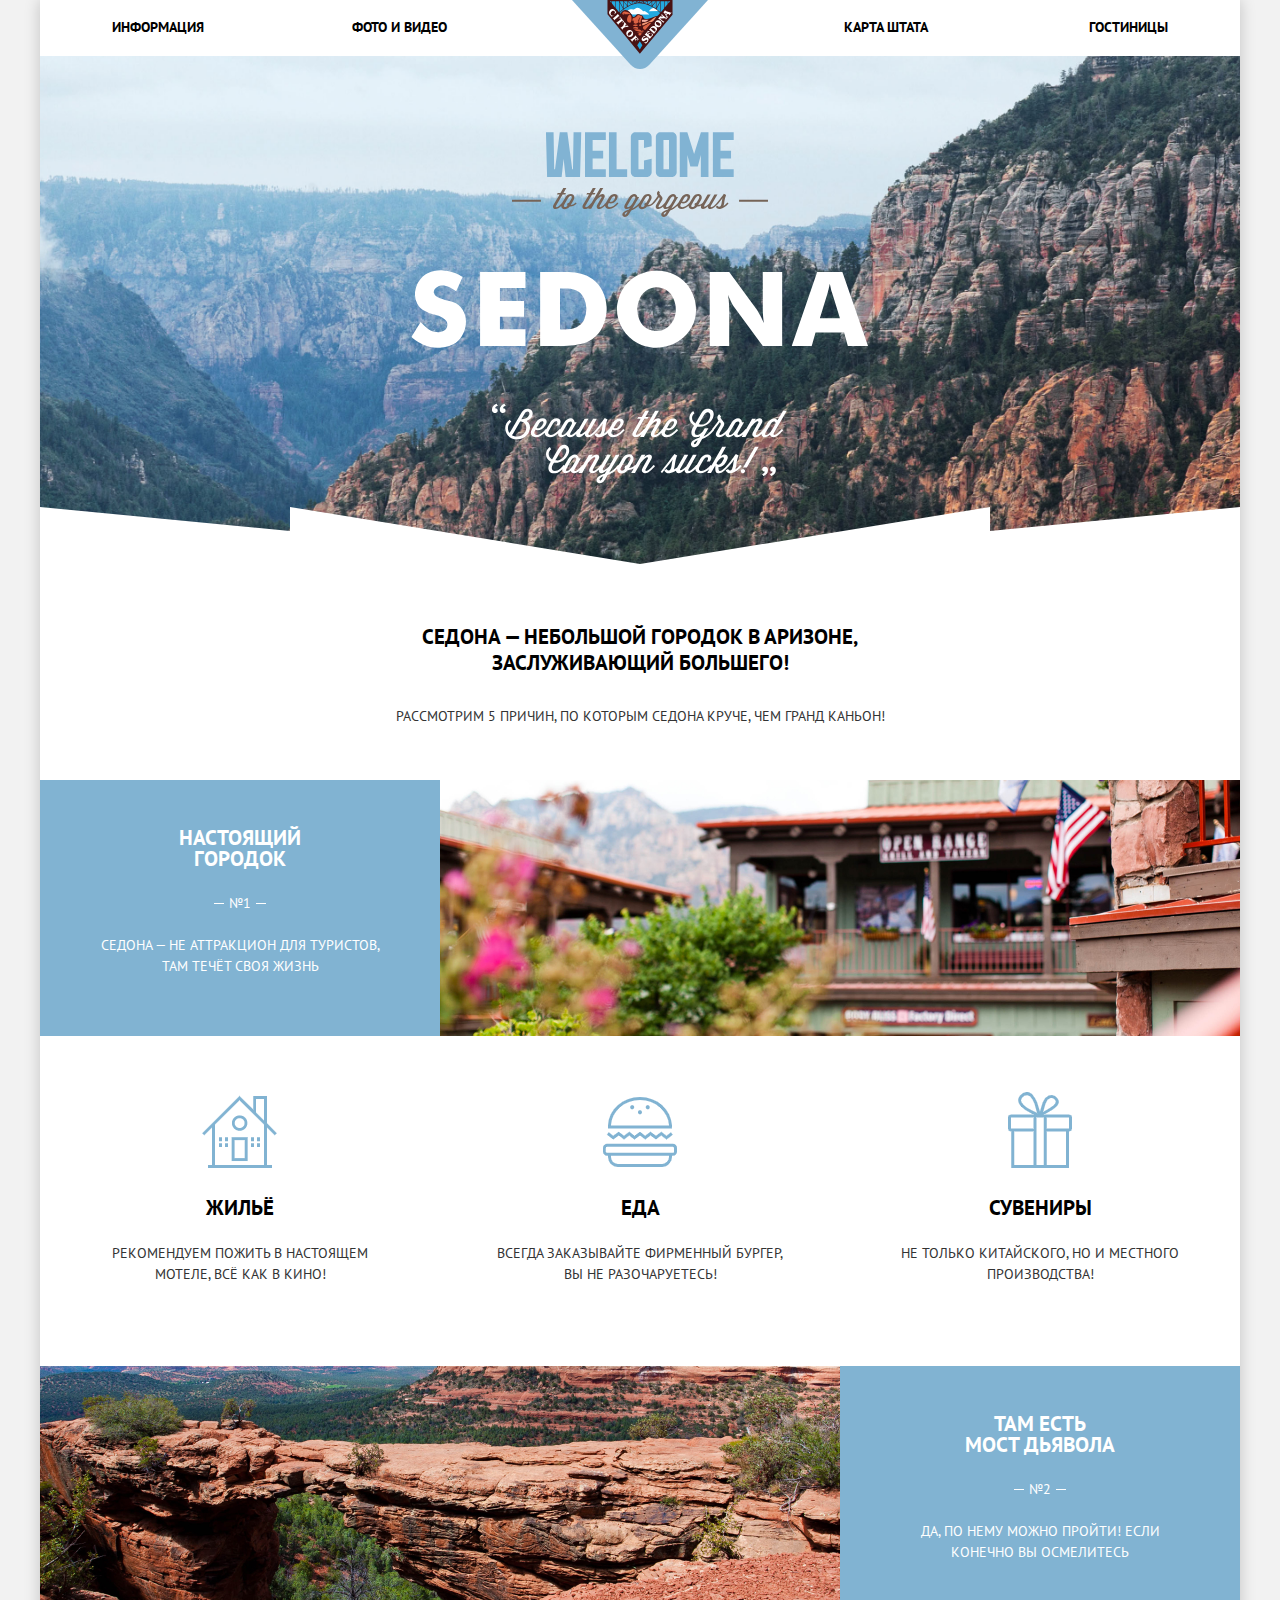
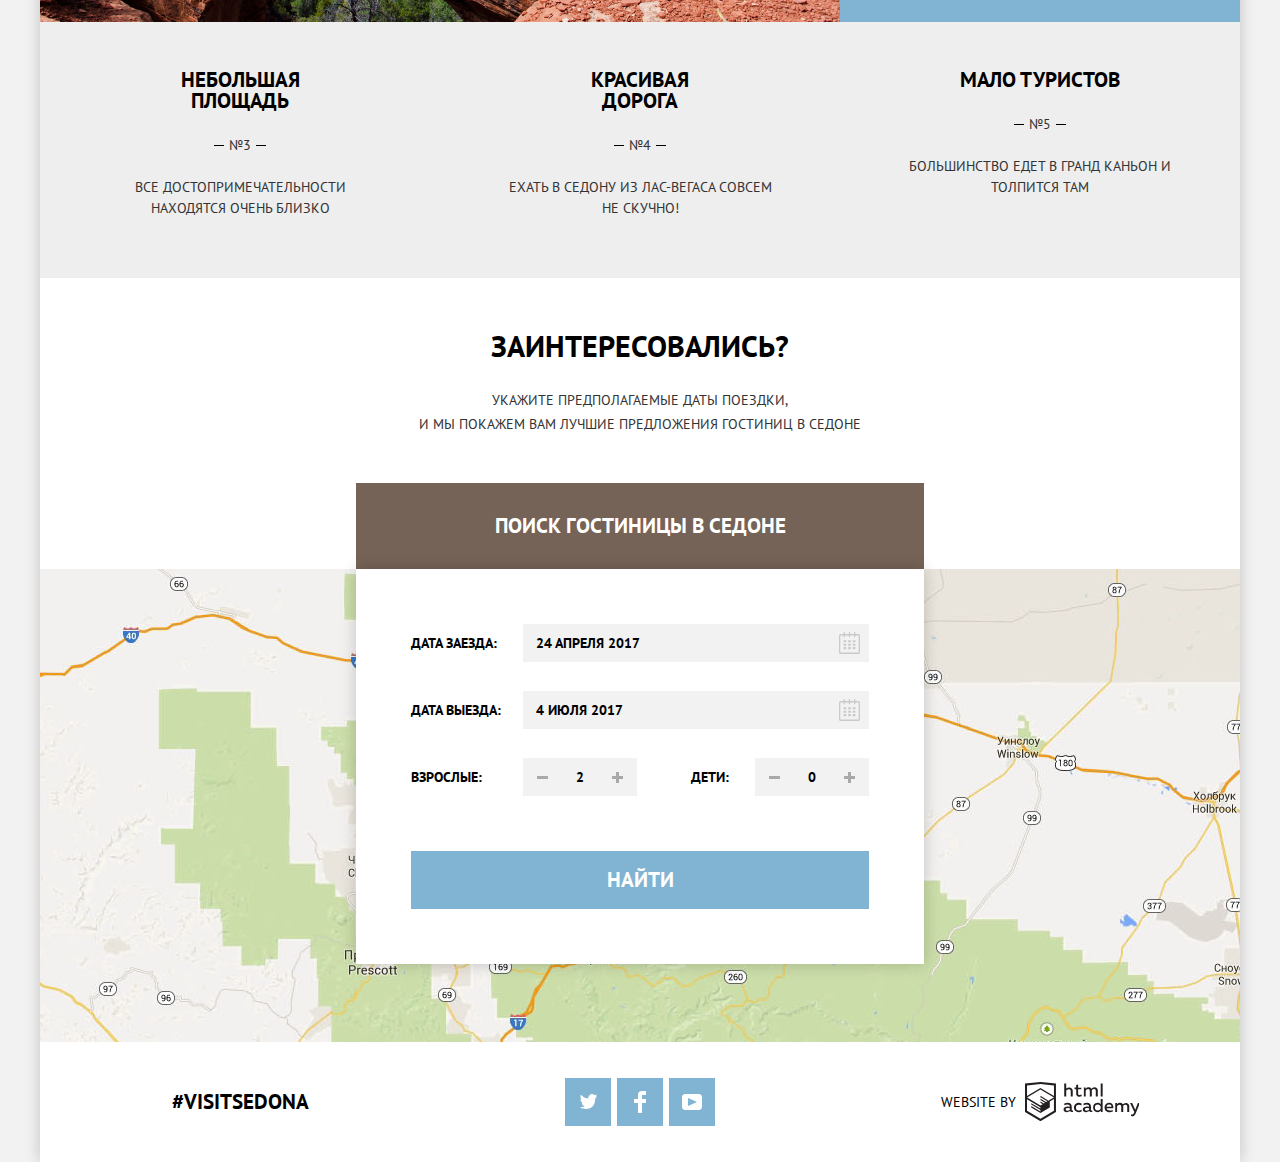
<file: index.html>
<!DOCTYPE html>
<html lang="ru">
<head>
  <meta charset="utf-8">
  <title>Седона</title>
  <link href="https://fonts.googleapis.com/css2?family=PT+Sans:wght@400;700&display=swap" rel="stylesheet">
  <link href="css/normalize.css" rel="stylesheet">
  <link href="css/style.css" rel="stylesheet">
</head>
<body>
<div class="container">

  <h1 class="visually-hidden">Город Седона, штат Аризона</h1>

  <header>
    <nav class="main-navigation">
      <a class="main-header-logo" href="index.html">
        <img src="img/logo.svg" width="136" height="56" alt="Логотип сайта города Седона">
      </a>
      <ul class="site-navigation">
        <li><a href="info.html">Информация</a></li>
        <li><a href="photo-video.html">Фото и видео</a></li>
        <li><a href="map.html">Карта штата</a></li>
        <li><a href="hotels.html">Гостиницы</a></li>
      </ul>
    </nav>
  </header>

  <main>

    <section class="banner">
      <h2 class="visually-hidden">Добро пожаловать на сайт, посвященный городу Седона</h2>
      <img src="img/intro-welcome.svg" width="458" height="352" alt="Приветствие">
    </section>

    <section class="intro">
      <h2>Седона — небольшой городок в Аризоне, заслуживающий большего!</h2>
      <p>Рассмотрим 5 причин, по которым Седона круче, чем Гранд Каньон!</p>
    </section>

    <section class="features">
      <h2 class="visually-hidden">Преимущества города Седона</h2>

      <div class="feature-and-picture">
        <div class="feature">
          <h3>Настоящий городок</h3>
          <span class="number">№1</span>
          <p>Седона — не аттракцион для туристов, там течёт своя жизнь</p>
        </div>
        <div class="picture-town"><span class="visually-hidden">Изображение города Седона</span></div>
      </div>
      <ul class="features-list-white">
        <li class="feature-house">
          <h3>Жильё</h3>
          <p>Рекомендуем пожить в настоящем мотеле, всё как в кино!</p>
        </li>
        <li class="feature-food">
          <h3>Еда</h3>
          <p>Всегда заказывайте фирменный бургер, вы не разочаруетесь!</p>
        </li>
        <li class="feature-souvenirs">
          <h3>Сувениры</h3>
          <p>Не только китайского, но и местного производства!</p>
        </li>
      </ul>
      <div class="feature-and-picture">
        <div class="picture-bridge"><span class="visually-hidden">Изображение моста Дьявола</span></div>
        <div class="feature">
          <h3>Там есть <br>Мост дьявола</h3>
          <span class="number">№2</span>
          <p>Да, по нему можно пройти! Если конечно вы осмелитесь</p>
        </div>
      </div>
      <ul class="features-list-gray">
        <li>
          <h3>Небольшая площадь</h3>
          <span class="number">№3</span>
          <p>Все достопримечательности находятся очень близко</p>
        </li>
        <li>
          <h3>Красивая дорога</h3>
          <span class="number">№4</span>
          <p>Ехать в Седону из Лас-Вегаса совсем не скучно!</p>
        </li>
        <li>
          <h3>Мало туристов</h3>
          <span class="number">№5</span>
          <p>Большинство едет в Гранд Каньон и толпится там</p>
        </li>
      </ul>

    </section>

    <section class="hotel-search">
      <h2 class="visually-hidden">Поиск гостиницы в Седоне</h2>
      <b>Заинтересовались?</b>
      <p class="hotel-search-info">Укажите предполагаемые даты поездки,<br> и мы покажем Вам лучшие предложения гостиниц в Седоне</p>
      <button class="hotel-search-btn form-btn" type="button">Поиск гостиницы в Седоне</button>
      <form class="hotel-search-form" action="/sedona-mail" method="get">
        <div class="hotel-search-item form-line">
          <label for="arrival">Дата заезда:</label>
          <div class="input-data-area">
            <input class="data" type="text" name="arrival" id="arrival" value="24 апреля 2017">
            <button class="calendar" name="calendar" id="calendar">
              <svg xmlns="http://www.w3.org/2000/svg" width="21" height="22" viewBox="0 0 21 22">
                <path d="M19.251 2.025h-2.845V.648c0-.381-.294-.689-.656-.689-.363 0-.656.308-.656.689v1.377h-3.938V.648c0-.381-.294-.689-.655-.689-.363 0-.657.308-.657.689v1.377H5.906V.648c0-.381-.294-.689-.656-.689-.363 0-.657.308-.657.689v1.377H1.75C.784 2.025 0 2.847 0 3.862v16.302C0 21.179.784 22 1.75 22h17.501c.966 0 1.749-.821 1.749-1.836V3.862c0-1.015-.783-1.837-1.749-1.837zm.437 18.139a.448.448 0 0 1-.437.459H1.75a.45.45 0 0 1-.438-.459V3.862a.45.45 0 0 1 .438-.459h2.844v1.378c0 .381.294.689.657.689.362 0 .656-.308.656-.689V3.403h3.938v1.378c0 .381.294.689.657.689.361 0 .655-.308.655-.689V3.403h3.938v1.378c0 .381.293.689.656.689.362 0 .656-.308.656-.689V3.403h2.845c.241 0 .437.206.437.459v16.302z"/>
                <path d="M4.594 8.225h2.625v2.066H4.594zM4.594 11.668h2.625v2.067H4.594zM4.594 15.112h2.625v2.066H4.594zM9.188 15.112h2.625v2.066H9.188zM9.188 11.668h2.625v2.067H9.188zM9.188 8.225h2.625v2.066H9.188zM13.781 15.112h2.625v2.066h-2.625zM13.781 11.668h2.625v2.067h-2.625zM13.781 8.225h2.625v2.066h-2.625z"/>
              </svg>
            </button>
          </div>
        </div>
        <div class="hotel-search-item form-line">
          <label for="departure">Дата выезда:</label>
          <div class="input-data-area">
            <input class="data" type="text" name="departure" id="departure" value="4 июля 2017">
            <button class="calendar" name="calendar" id="calendar">
              <svg xmlns="http://www.w3.org/2000/svg" width="21" height="22" viewBox="0 0 21 22">
                <path d="M19.251 2.025h-2.845V.648c0-.381-.294-.689-.656-.689-.363 0-.656.308-.656.689v1.377h-3.938V.648c0-.381-.294-.689-.655-.689-.363 0-.657.308-.657.689v1.377H5.906V.648c0-.381-.294-.689-.656-.689-.363 0-.657.308-.657.689v1.377H1.75C.784 2.025 0 2.847 0 3.862v16.302C0 21.179.784 22 1.75 22h17.501c.966 0 1.749-.821 1.749-1.836V3.862c0-1.015-.783-1.837-1.749-1.837zm.437 18.139a.448.448 0 0 1-.437.459H1.75a.45.45 0 0 1-.438-.459V3.862a.45.45 0 0 1 .438-.459h2.844v1.378c0 .381.294.689.657.689.362 0 .656-.308.656-.689V3.403h3.938v1.378c0 .381.294.689.657.689.361 0 .655-.308.655-.689V3.403h3.938v1.378c0 .381.293.689.656.689.362 0 .656-.308.656-.689V3.403h2.845c.241 0 .437.206.437.459v16.302z"/>
                <path d="M4.594 8.225h2.625v2.066H4.594zM4.594 11.668h2.625v2.067H4.594zM4.594 15.112h2.625v2.066H4.594zM9.188 15.112h2.625v2.066H9.188zM9.188 11.668h2.625v2.067H9.188zM9.188 8.225h2.625v2.066H9.188zM13.781 15.112h2.625v2.066h-2.625zM13.781 11.668h2.625v2.067h-2.625zM13.781 8.225h2.625v2.066h-2.625z"/>
              </svg>
            </button>
          </div>
        </div>
        <div class="hotel-search-item form-column-left">
          <label for='adults'>Взрослые:</label>
          <div class="input-number-area">
            <button class="decrease" name="decrease" id="decrease"></button>
            <input class="quantity" type="text" name='adults' id='adults' value="2">
            <button class="increase" name="increase" id="increase"></button>
          </div>
        </div>
        <div class="hotel-search-item form-column-right">
          <label for='children'>Дети:</label>
          <div class="input-number-area">
            <button class="decrease" name="decrease" id="decrease"></button>
            <input class="quantity" type='text' name='children' id='children' value="0">
            <button class="increase" name="increase" id="increase"></button>
          </div>
        </div>
        <button class="hotel-search-btn search-btn" type="submit">Найти</button>
      </form>
    </section>

    <section class="map">
      <h2 class="visually-hidden">Карта с местоположением города Седона</h2>
    </section>

  </main>

  <footer class="main-footer">
    <p class="footer-hashtag">#visitsedona</p>
    <ul class='footer-social'>
      <li>
        <a class="social-btn" href="#"><span class="visually-hidden">Twitter</span>
          <svg xmlns="http://www.w3.org/2000/svg" xmlns:xlink="http://www.w3.org/1999/xlink" width="17" height="15" viewBox="0 0 17 15">
            <path fill="#FFF" d="M10.95.144c1.685-.496 2.984.27 3.577 1.179.673-.231 1.331-.481 2.011-.708a2.345 2.345 0 0 1-.857 1.768c.685.17 1.304-.491 1.304-.491-.169 1-1.006 1.788-1.563 2.024-.231 6.75-3.175 11.217-10.077 11.082h-.446c-.41 0-4.164-.46-4.898-1.887 2.271.196 3.893-.422 4.693-1.177-.96-.3-2.679-.477-2.979-2.95.349.106.564.228 1.19.119C1.705 8.247.374 7.53.448 5.33c.285.328 1.067.536 1.34.472C1.085 5.561-.182 2.442.894.85c1.818 1.854 3.735 3.606 7.152 3.773C8.254 2.33 9.183.793 10.95.144z"/>
          </svg>
        </a>
      </li>
      <li>
        <a class="social-btn" href="#"><span class="visually-hidden">Facebook</span>
          <svg xmlns="http://www.w3.org/2000/svg" width="12" height="22" viewBox="0 0 12 22">
            <path fill="#FFF" d="M12 4V0H8a4 4 0 0 0-4 4v4H0v4h4v10h4V12h4V8H8V4h4z"/>
          </svg>
        </a>
      </li>
      <li>
        <a class="social-btn" href="#"><span class="visually-hidden">Youtube</span>
          <svg xmlns="http://www.w3.org/2000/svg" xmlns:xlink="http://www.w3.org/1999/xlink" width="20" height="16" viewBox="0 0 20 16">
            <path fill="#FFF" d="M17 0H3C1.35 0 0 1.35 0 3v10c0 1.65 1.35 3 3 3h14c1.65 0 3-1.35 3-3V3c0-1.65-1.35-3-3-3zM6.027 11.998V4.002L15.014 8l-8.987 3.998z"/>
          </svg>
        </a>
      </li>
    </ul>
    <p class="footer-copyright">
      <span>Website by</span>
      <a class="academy-pic" href="https://htmlacademy.ru/intensive/htmlcss"><span class="visually-hidden">HTML Academy</span>
        <svg id="Layer_1" data-name="Layer 1" xmlns="http://www.w3.org/2000/svg" viewBox="0 0 108.08 36.85">
          <path d="M44.61,26.88a2,2,0,0,0,.55-0.1v1.33a3.25,3.25,0,0,1-1.18.21,1.67,1.67,0,0,1-1.67-1,4.84,4.84,0,0,1-3.14,1.08c-1.51,0-2.91-.83-2.91-2.55,0-2.13,2-2.79,3.71-2.79a11.08,11.08,0,0,1,2.17.25v-0.3c0-1-.76-1.77-2.19-1.77a7.42,7.42,0,0,0-3,.64v-1.7a10.21,10.21,0,0,1,3.19-.55c2.36,0,3.81,1.12,3.81,3.65v3a0.54,0.54,0,0,0,.49.59h0.17Zm-6.44-1.13A1.35,1.35,0,0,0,39.63,27h0.11a3.39,3.39,0,0,0,2.41-1V24.58a9.72,9.72,0,0,0-1.81-.21c-1,0-2.16.33-2.16,1.38h0Zm12.36-6.11a5,5,0,0,1,2.57.64V22a4.08,4.08,0,0,0-2.3-.7,2.75,2.75,0,1,0,0,5.49,5,5,0,0,0,2.43-.64v1.71a6.27,6.27,0,0,1-2.76.57A4.21,4.21,0,0,1,46,24.51q0-.21,0-0.41a4.32,4.32,0,0,1,4.18-4.46h0.38Zm12.17,7.24a2,2,0,0,0,.55-0.1v1.33a3.25,3.25,0,0,1-1.18.21,1.67,1.67,0,0,1-1.67-1,4.84,4.84,0,0,1-3.14,1.08c-1.51,0-2.91-.83-2.91-2.55,0-2.13,2-2.79,3.71-2.79a11.08,11.08,0,0,1,2.17.25v-0.3c0-1-.76-1.77-2.19-1.77a7.42,7.42,0,0,0-3,.64v-1.7a10.21,10.21,0,0,1,3.19-.55c2.36,0,3.81,1.12,3.81,3.65v3a0.54,0.54,0,0,0,.49.59h0.17Zm-6.44-1.13A1.35,1.35,0,0,0,57.73,27h0.11a3.39,3.39,0,0,0,2.41-1V24.58a9.72,9.72,0,0,0-1.81-.21c-1.06,0-2.16.33-2.16,1.38h0ZM73,16V28.2H71.35V26.88a3.88,3.88,0,0,1-3.19,1.54,4.4,4.4,0,0,1,0-8.78,3.81,3.81,0,0,1,3,1.3V16H73Zm-4.53,5.22a2.76,2.76,0,1,0,0,5.52A2.86,2.86,0,0,0,71.15,25V23A2.91,2.91,0,0,0,68.49,21.27ZM79,19.64c3.31,0,4.46,2.68,3.92,5.09H76.7c0.21,1.5,1.67,2.11,3.19,2.11a6.11,6.11,0,0,0,2.64-.59v1.6a7.14,7.14,0,0,1-3,.57C77,28.42,74.78,27,74.78,24a4.18,4.18,0,0,1,4-4.39H79Zm0.09,1.54a2.28,2.28,0,0,0-2.44,2.1v0.06H81.3A2,2,0,0,0,79.13,21.18Zm5.73,7V19.87h1.65v1a3.81,3.81,0,0,1,2.78-1.27A2.86,2.86,0,0,1,91.89,21a4.12,4.12,0,0,1,2.91-1.33A3.06,3.06,0,0,1,98,23V28.2h-1.9V23.05a1.59,1.59,0,0,0-1.42-1.75H94.42a2.8,2.8,0,0,0-2.07,1.12V28.2h-1.9V23.05A1.59,1.59,0,0,0,89,21.31H88.8a3,3,0,0,0-2.21,1.29v5.63H84.86Zm21.31-8.33h1.9l-3.91,9.46c-0.9,2.17-2.09,2.86-3.35,2.86a4.76,4.76,0,0,1-1.1-.14V30.46a2.86,2.86,0,0,0,.85.12c0.9,0,1.58-.64,2.07-1.9l0.17-.42-4-8.4h2l2.86,6.29ZM38.73,1.46V6.22a3.81,3.81,0,0,1,2.7-1.14,3.25,3.25,0,0,1,3.44,3.4v5.15H43V8.72a1.81,1.81,0,0,0-1.61-2h-0.3a2.93,2.93,0,0,0-2.32,1.39v5.52h-1.9V1.46h1.9ZM49.94,2.31v3h3V6.91h-3v3.81c0,1.1.5,1.46,1.58,1.46a4.49,4.49,0,0,0,1.69-.33v1.6A6.8,6.8,0,0,1,51,13.8a2.55,2.55,0,0,1-2.86-2.74V6.89H46.58V5.26h1.5V2.74Zm5.4,11.31V5.28H57v1A3.81,3.81,0,0,1,59.77,5a2.86,2.86,0,0,1,2.6,1.33A4.12,4.12,0,0,1,65.28,5,3.06,3.06,0,0,1,68.44,8.4v5.21h-1.9V8.46a1.59,1.59,0,0,0-1.42-1.75H64.89a2.8,2.8,0,0,0-2.07,1.12v5.78h-1.9V8.46A1.59,1.59,0,0,0,59.5,6.71H59.27A3,3,0,0,0,57.06,8v5.63H55.34ZM71.17,1.45H73V13.6H71.17V1.45ZM14.71,0H14.55L0,1.54V28.21l14.55,8.66,14.55-8.66V1.54Zm12.5,27.1L14.55,34.64,1.9,27.12V16.18l12.59,7.5V25L5.86,19.9v1.31l8.68,5.21v1.39L5.87,22.65V24l8.68,5.21,8.75-5.24V18.31L27.2,16V27.12Zm0-12.53-3.48,2-1.6,1L14.51,13v1.31L21,18.23H21l-0.14.09-1,.54-5.37-3.2V17l4.24,2.52-1,.67-3.2-1.9v1.31l2.1,1.24L14.5,22.1,2,14.65,14.51,7.11Zm0-1.32L14.49,5.76,1.91,13.25v-10L14.56,1.92,27.21,3.25v10h0Z" transform="translate(0 -0.02)" fill="#231f20"/>
        </svg>
      </a>
    </p>
  </footer>

</div>
</body>
</file>
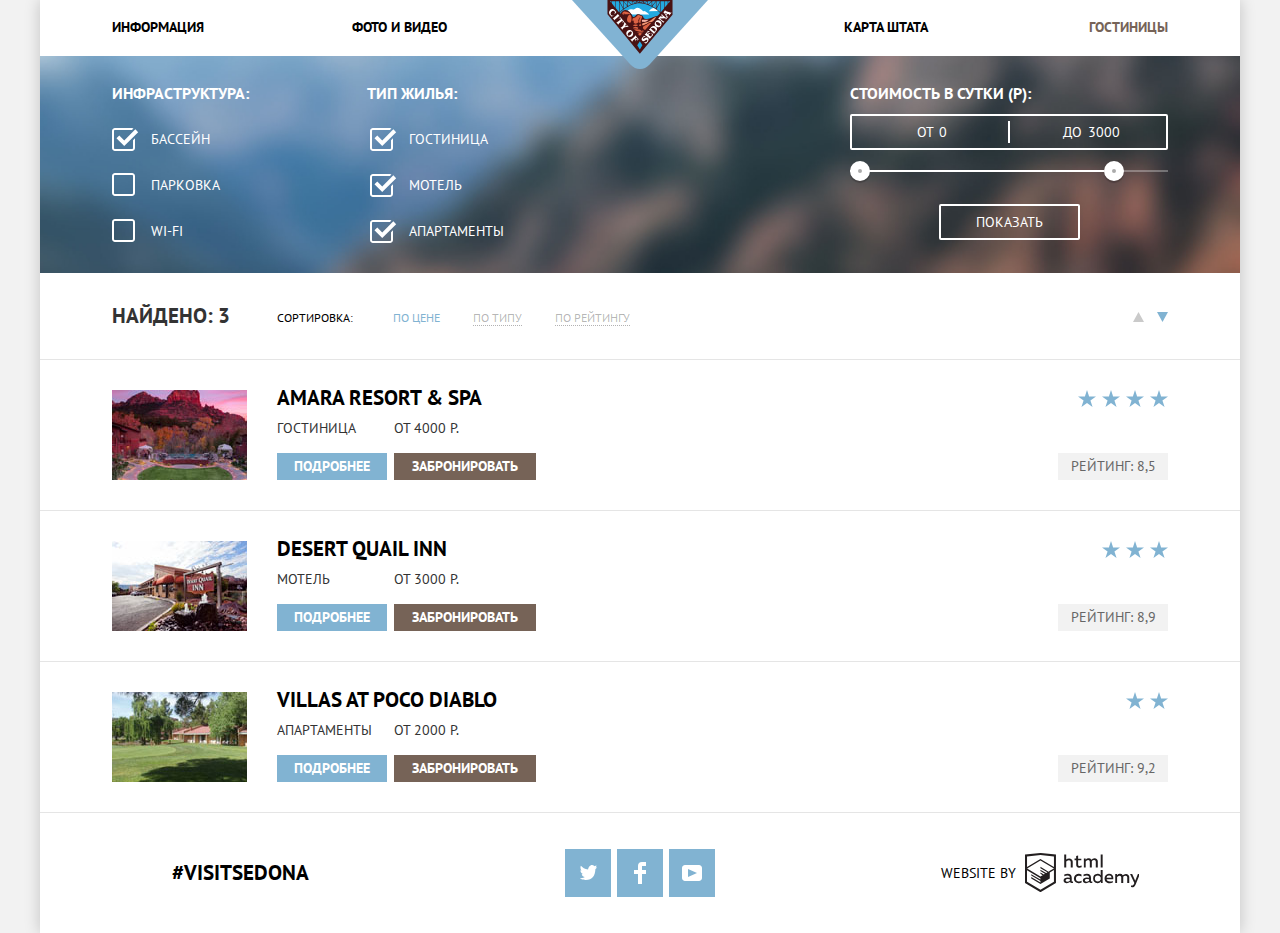
<file: hotels.html>
<!DOCTYPE html>
<html lang="ru">
<head>
  <meta charset="utf-8">
  <title>Седона</title>
  <link href="https://fonts.googleapis.com/css2?family=PT+Sans:wght@400;700&display=swap" rel="stylesheet">
  <link href="css/normalize.css" rel="stylesheet">
  <link href="css/style.css" rel="stylesheet">
</head>
<body>
<div class="container">

  <h1 class="visually-hidden">Гостиницы в городе Седона, штат Аризона</h1>

  <header>
    <nav class="main-navigation">
      <a class="main-header-logo" href="index.html">
        <img src="img/logo.svg" width="136" height="56" alt="Логотип сайта города Седона">
      </a>
      <ul class="site-navigation">
        <li><a href="info.html">Информация</a></li>
        <li><a href="photo-video.html">Фото и видео</a></li>
        <li><a href="map.html">Карта штата</a></li>
        <li class="site-navigation-current"><a href="hotels.html">Гостиницы</a></li>
      </ul>
    </nav>
  </header>

  <main class="inner-page">

    <section class="filters">
      <h2 class="visually-hidden">Фильтр гостиниц</h2>
      <form class="filters-list" action="/sedona-mail" method="get">
        <fieldset class="filter-structure">
          <legend>Инфраструктура:</legend>
          <ul>
            <li class="filter-option">
              <input class="visually-hidden filter-input-checkbox" type="checkbox" name="pool" checked>
              <label for="pool">Бассейн</label>
            </li>
            <li class="filter-option">
              <input class="visually-hidden filter-input-checkbox" type="checkbox" name="parking">
              <label for="parking">Парковка</label>
            </li>
            <li class="filter-option">
              <input class="visually-hidden filter-input-checkbox" type="checkbox" name="wifi">
              <label for="wifi">Wi-Fi</label>
            </li>
          </ul>
        </fieldset>
        <fieldset class="filter-house">
          <legend>Тип жилья:</legend>
          <ul>
            <li class="filter-option">
              <input class="visually-hidden filter-input-checkbox" type="checkbox" name="hotel" checked>
              <label for="hotel">Гостиница</label>
            </li>
            <li class="filter-option">
              <input class="visually-hidden filter-input-checkbox" type="checkbox" name="motel" checked>
              <label for="motel">Мотель</label>
            </li>
            <li class="filter-option">
              <input class="visually-hidden filter-input-checkbox" type="checkbox" name="apartments" checked>
              <label for="apartments">Апартаменты</label>
            </li>
          </ul>
        </fieldset>
        <fieldset class="filter-range">
          <legend>Стоимость в сутки (Р):</legend>
          <div class="price-controls">
            <label class="min-price">от <input type="text" name="min-price" value="0"></label>
            <label class="max-price">до <input type="text" name="max-price" value="3000"></label>
          </div>
          <div class="range-controls">
            <div class="scale">
              <div class="bar"></div>
            </div>
            <div class="range-toggle range-toggle-min"></div>
            <div class="range-toggle range-toggle-max"></div>
          </div>
          <button class="filter-range-btn" type="submit">Показать</button>
        </fieldset>
      </form>
    </section>


    <section class="sort">
      <h2 class="visually-hidden">Сортировка результата поиска гостиниц</h2>
      <div class="inner-section-container">
        <p class="search-result">Найдено: 3</p>
        <div class="sort-category">
          <span class="sort-category-caption">Сортировка:</span>
          <ul class="sort-category-items">
            <li class="sort-item-active"><a href="#">По цене</a></li>
            <li class="sort-item"><a href="#">По типу</a></li>
            <li class="sort-item"><a href="#">По рейтингу</a></li>
          </ul>
        </div>
        <div class="sort-buttons">
          <button class="sort-btn" name="ascending" id="ascending" onclick="#"><span class="visually-hidden">По возрастанию</span>
            <svg xmlns="http://www.w3.org/2000/svg" width="11" height="10" viewBox="0 0 11 10">
              <path fill="#231F20" d="M5.5 0L0 10h11z"/>
            </svg>
          </button>
          <button class="sort-btn-active" name="descending" id="descending" onclick="#"><span class="visually-hidden">По убыванию</span>
            <svg xmlns="http://www.w3.org/2000/svg" width="11" height="10" viewBox="0 0 11 10">
              <path fill="#231F20" d="M5.5 10L0 0h11"/>
            </svg>
          </button>
        </div>
      </div>
    </section>

    <section class="hotels">
      <h2 class="visually-hidden">Список гостиниц</h2>
      <ul class="hotels-list">
        <li class="hotel-item">
          <div class="inner-section-container">
            <div class="hotel-item-image">
              <a href="hotel-item.html">
                <img src="img/hotel-1.jpg" width="135" height="90" alt="Гостиница Amara Resort & SPA">
              </a>
            </div>
            <div class="hotel-item-info">
              <h3>
                <a class="hotel-name" href="hotel-item.html">Amara Resort & SPA</a>
              </h3>
              <p class="type-and-price">
                <span class="type">Гостиница</span>
                <span class="price">От 4000 Р.</span>
              </p>
                <a class="hotel-item-btn more-btn" href="hotel-item.html">Подробнее</a>
                <a class="hotel-item-btn book-btn" href="hotel-item-book.html">Забронировать</a>
            </div>
            <div class="hotel-item-rating">
              <div class="rating-stars">
                <img class="star" src="img/star.svg" width="18" height="17" alt="Звезда класса">
                <img class="star" src="img/star.svg" width="18" height="17" alt="Звезда класса">
                <img class="star" src="img/star.svg" width="18" height="17" alt="Звезда класса">
                <img class="star" src="img/star.svg" width="18" height="17" alt="Звезда класса">
              </div>
              <span class="rating-number">Рейтинг: 8,5</span>
            </div>
          </div>
        </li>
        <li class="hotel-item">
          <div class="inner-section-container">
            <div class="hotel-item-image">
              <a href="hotel-item.html">
                <img src="img/hotel-2.jpg" width="135" height="90" alt="Мотель Desert Quail Inn">
              </a>
            </div>
            <div class="hotel-item-info">
              <h3>
                <a class="hotel-name" href="hotel-item.html">Desert Quail Inn</a>
              </h3>
              <p class="type-and-price">
                <span class="type">Мотель</span>
                <span class="price">От 3000 Р.</span>
              </p>
              <a class="hotel-item-btn more-btn" href="hotel-item.html">Подробнее</a>
              <a class="hotel-item-btn book-btn" href="hotel-item-book.html">Забронировать</a>
            </div>
            <div class="hotel-item-rating">
              <div class="rating-stars">
                <img class="star" src="img/star.svg" width="18" height="17" alt="Звезда класса">
                <img class="star" src="img/star.svg" width="18" height="17" alt="Звезда класса">
                <img class="star" src="img/star.svg" width="18" height="17" alt="Звезда класса">
              </div>
              <span class="rating-number">Рейтинг: 8,9</span>
            </div>
          </div>
        </li>
        <li class="hotel-item">
          <div class="inner-section-container">
            <div class="hotel-item-image">
              <a href="hotel-item.html">
                <img src="img/hotel-3.jpg" width="135" height="90" alt="Апартаменты Villas at Poco Diablo">
              </a>
            </div>
            <div class="hotel-item-info">
              <h3>
                <a class="hotel-name" href="hotel-item.html">Villas at Poco Diablo</a>
              </h3>
              <p class="type-and-price">
                <span class="type">Апартаменты</span>
                <span class="price">От 2000 Р.</span>
              </p>
              <a class="hotel-item-btn more-btn" href="hotel-item.html">Подробнее</a>
              <a class="hotel-item-btn book-btn" href="hotel-item-book.html">Забронировать</a>
            </div>
            <div class="hotel-item-rating">
              <div class="rating-stars">
                <img class="star" src="img/star.svg" width="18" height="17" alt="Звезда класса">
                <img class="star" src="img/star.svg" width="18" height="17" alt="Звезда класса">
              </div>
              <span class="rating-number">Рейтинг: 9,2</span>
            </div>
          </div>
        </li>
      </ul>
    </section>

  </main>

  <footer class="main-footer">
    <p class="footer-hashtag">#visitsedona</p>
    <ul class='footer-social'>
      <li>
        <a class="social-btn" href="#"><span class="visually-hidden">Twitter</span>
          <svg xmlns="http://www.w3.org/2000/svg" xmlns:xlink="http://www.w3.org/1999/xlink" width="17" height="15" viewBox="0 0 17 15">
            <path fill="#FFF" d="M10.95.144c1.685-.496 2.984.27 3.577 1.179.673-.231 1.331-.481 2.011-.708a2.345 2.345 0 0 1-.857 1.768c.685.17 1.304-.491 1.304-.491-.169 1-1.006 1.788-1.563 2.024-.231 6.75-3.175 11.217-10.077 11.082h-.446c-.41 0-4.164-.46-4.898-1.887 2.271.196 3.893-.422 4.693-1.177-.96-.3-2.679-.477-2.979-2.95.349.106.564.228 1.19.119C1.705 8.247.374 7.53.448 5.33c.285.328 1.067.536 1.34.472C1.085 5.561-.182 2.442.894.85c1.818 1.854 3.735 3.606 7.152 3.773C8.254 2.33 9.183.793 10.95.144z"/>
          </svg>
        </a>
      </li>
      <li>
        <a class="social-btn" href="#"><span class="visually-hidden">Facebook</span>
          <svg xmlns="http://www.w3.org/2000/svg" width="12" height="22" viewBox="0 0 12 22">
            <path fill="#FFF" d="M12 4V0H8a4 4 0 0 0-4 4v4H0v4h4v10h4V12h4V8H8V4h4z"/>
          </svg>
        </a>
      </li>
      <li>
        <a class="social-btn" href="#"><span class="visually-hidden">Youtube</span>
          <svg xmlns="http://www.w3.org/2000/svg" xmlns:xlink="http://www.w3.org/1999/xlink" width="20" height="16" viewBox="0 0 20 16">
            <path fill="#FFF" d="M17 0H3C1.35 0 0 1.35 0 3v10c0 1.65 1.35 3 3 3h14c1.65 0 3-1.35 3-3V3c0-1.65-1.35-3-3-3zM6.027 11.998V4.002L15.014 8l-8.987 3.998z"/>
          </svg>
        </a>
      </li>
    </ul>
    <p class="footer-copyright">
      <span>Website by</span>
      <a class="academy-pic" href="https://htmlacademy.ru/intensive/htmlcss"><span class="visually-hidden">HTML Academy</span>
        <svg id="Layer_1" data-name="Layer 1" xmlns="http://www.w3.org/2000/svg" viewBox="0 0 108.08 36.85">
          <path d="M44.61,26.88a2,2,0,0,0,.55-0.1v1.33a3.25,3.25,0,0,1-1.18.21,1.67,1.67,0,0,1-1.67-1,4.84,4.84,0,0,1-3.14,1.08c-1.51,0-2.91-.83-2.91-2.55,0-2.13,2-2.79,3.71-2.79a11.08,11.08,0,0,1,2.17.25v-0.3c0-1-.76-1.77-2.19-1.77a7.42,7.42,0,0,0-3,.64v-1.7a10.21,10.21,0,0,1,3.19-.55c2.36,0,3.81,1.12,3.81,3.65v3a0.54,0.54,0,0,0,.49.59h0.17Zm-6.44-1.13A1.35,1.35,0,0,0,39.63,27h0.11a3.39,3.39,0,0,0,2.41-1V24.58a9.72,9.72,0,0,0-1.81-.21c-1,0-2.16.33-2.16,1.38h0Zm12.36-6.11a5,5,0,0,1,2.57.64V22a4.08,4.08,0,0,0-2.3-.7,2.75,2.75,0,1,0,0,5.49,5,5,0,0,0,2.43-.64v1.71a6.27,6.27,0,0,1-2.76.57A4.21,4.21,0,0,1,46,24.51q0-.21,0-0.41a4.32,4.32,0,0,1,4.18-4.46h0.38Zm12.17,7.24a2,2,0,0,0,.55-0.1v1.33a3.25,3.25,0,0,1-1.18.21,1.67,1.67,0,0,1-1.67-1,4.84,4.84,0,0,1-3.14,1.08c-1.51,0-2.91-.83-2.91-2.55,0-2.13,2-2.79,3.71-2.79a11.08,11.08,0,0,1,2.17.25v-0.3c0-1-.76-1.77-2.19-1.77a7.42,7.42,0,0,0-3,.64v-1.7a10.21,10.21,0,0,1,3.19-.55c2.36,0,3.81,1.12,3.81,3.65v3a0.54,0.54,0,0,0,.49.59h0.17Zm-6.44-1.13A1.35,1.35,0,0,0,57.73,27h0.11a3.39,3.39,0,0,0,2.41-1V24.58a9.72,9.72,0,0,0-1.81-.21c-1.06,0-2.16.33-2.16,1.38h0ZM73,16V28.2H71.35V26.88a3.88,3.88,0,0,1-3.19,1.54,4.4,4.4,0,0,1,0-8.78,3.81,3.81,0,0,1,3,1.3V16H73Zm-4.53,5.22a2.76,2.76,0,1,0,0,5.52A2.86,2.86,0,0,0,71.15,25V23A2.91,2.91,0,0,0,68.49,21.27ZM79,19.64c3.31,0,4.46,2.68,3.92,5.09H76.7c0.21,1.5,1.67,2.11,3.19,2.11a6.11,6.11,0,0,0,2.64-.59v1.6a7.14,7.14,0,0,1-3,.57C77,28.42,74.78,27,74.78,24a4.18,4.18,0,0,1,4-4.39H79Zm0.09,1.54a2.28,2.28,0,0,0-2.44,2.1v0.06H81.3A2,2,0,0,0,79.13,21.18Zm5.73,7V19.87h1.65v1a3.81,3.81,0,0,1,2.78-1.27A2.86,2.86,0,0,1,91.89,21a4.12,4.12,0,0,1,2.91-1.33A3.06,3.06,0,0,1,98,23V28.2h-1.9V23.05a1.59,1.59,0,0,0-1.42-1.75H94.42a2.8,2.8,0,0,0-2.07,1.12V28.2h-1.9V23.05A1.59,1.59,0,0,0,89,21.31H88.8a3,3,0,0,0-2.21,1.29v5.63H84.86Zm21.31-8.33h1.9l-3.91,9.46c-0.9,2.17-2.09,2.86-3.35,2.86a4.76,4.76,0,0,1-1.1-.14V30.46a2.86,2.86,0,0,0,.85.12c0.9,0,1.58-.64,2.07-1.9l0.17-.42-4-8.4h2l2.86,6.29ZM38.73,1.46V6.22a3.81,3.81,0,0,1,2.7-1.14,3.25,3.25,0,0,1,3.44,3.4v5.15H43V8.72a1.81,1.81,0,0,0-1.61-2h-0.3a2.93,2.93,0,0,0-2.32,1.39v5.52h-1.9V1.46h1.9ZM49.94,2.31v3h3V6.91h-3v3.81c0,1.1.5,1.46,1.58,1.46a4.49,4.49,0,0,0,1.69-.33v1.6A6.8,6.8,0,0,1,51,13.8a2.55,2.55,0,0,1-2.86-2.74V6.89H46.58V5.26h1.5V2.74Zm5.4,11.31V5.28H57v1A3.81,3.81,0,0,1,59.77,5a2.86,2.86,0,0,1,2.6,1.33A4.12,4.12,0,0,1,65.28,5,3.06,3.06,0,0,1,68.44,8.4v5.21h-1.9V8.46a1.59,1.59,0,0,0-1.42-1.75H64.89a2.8,2.8,0,0,0-2.07,1.12v5.78h-1.9V8.46A1.59,1.59,0,0,0,59.5,6.71H59.27A3,3,0,0,0,57.06,8v5.63H55.34ZM71.17,1.45H73V13.6H71.17V1.45ZM14.71,0H14.55L0,1.54V28.21l14.55,8.66,14.55-8.66V1.54Zm12.5,27.1L14.55,34.64,1.9,27.12V16.18l12.59,7.5V25L5.86,19.9v1.31l8.68,5.21v1.39L5.87,22.65V24l8.68,5.21,8.75-5.24V18.31L27.2,16V27.12Zm0-12.53-3.48,2-1.6,1L14.51,13v1.31L21,18.23H21l-0.14.09-1,.54-5.37-3.2V17l4.24,2.52-1,.67-3.2-1.9v1.31l2.1,1.24L14.5,22.1,2,14.65,14.51,7.11Zm0-1.32L14.49,5.76,1.91,13.25v-10L14.56,1.92,27.21,3.25v10h0Z" transform="translate(0 -0.02)" fill="#231f20"/>
        </svg>
      </a>
    </p>
  </footer>

</body>
</file>
<file: css/style.css>
body {
  margin: 0 auto;
  padding: 0;

  font-family: "PT Sans", Arial, sans-serif;
  font-size: 14px;
  line-height: 24px;
  font-weight: 400;
  color: #333333;
  text-transform: uppercase;

  background-color: #f2f2f2;
}

a {
  text-decoration: none;
}

img {
  max-width: 100%;
  height: auto;
}

.visually-hidden {
  position: absolute;

  width: 1px;
  height: 1px;
  margin: -1px;
  border: 0;
  padding: 0;

  white-space: nowrap;

  clip-path: inset(100%);
  clip: rect(0 0 0 0);
  overflow: hidden;
}

.container {
  width: 1200px;
  margin: 0 auto;
  padding: 0;

  background-color: #ffffff;
  box-shadow: 0 0 15px 0 rgba(0, 0, 0, 0.2);
}



.main-navigation {
  display: flex;
  flex-direction: column;
  align-items: center;

  line-height: 26px;
  color: #000000;
  font-weight: 700;

  background-color: #ffffff;
}

.main-header-logo {
  position: absolute;

  width: 136px;
  height: 56px;

  z-index: 1;
}

.site-navigation {
  display: flex;
  justify-content: space-between;

  width: 1056px;
  margin: 0;
  padding: 0 10px;

  list-style: none;
}


.site-navigation a {
  display: inline-block;

  vertical-align: middle;
  color: #000000;
}

.site-navigation li {
  width: 130px;
  padding-top: 12px;
  padding-bottom: 16px;
}

.site-navigation li:first-child {
  margin-right: 110px;
}

.site-navigation li:nth-child(2) {
  margin-right: auto;
}

.site-navigation li:last-child {
  margin-left: 110px;
}

.site-navigation li:first-child,
.site-navigation li:nth-child(2) {
  text-align: left;
}

.site-navigation li:last-child,
.site-navigation li:nth-last-child(2) {
  text-align: right;
}

.site-navigation a:hover,
.site-navigation a:focus {
  color: #81b3d2;
}

.site-navigation a:active {
  color: rgba(0, 0, 0, 0.3)
}

.site-navigation-current a {
  color: #766357;
}



.banner {
  margin-bottom: 60px;

  background-image:
    url("../img/polygon.svg"),
    url("../img/banner.jpg");
  background-size: auto, cover;
  background-position: bottom, center -83px;
  background-repeat: no-repeat;
}

.banner img {
  display: block;
  width: 458px;
  height: 352px;
  padding: 0;
  padding-top: 76px;
  padding-bottom: 80px;
  margin: 0 auto;
}



.intro {
  margin-bottom: 52px;
  padding: 0 335px;

  text-align: center;
}

.intro h2 {
  margin: 0;
  margin-bottom: 28px;

  font-size: 21px;
  line-height: 26px;
  color: #000000;
}

.intro p {
  margin: 0;
}


.features {
  margin-bottom: 50px;
}

.features h3 {
  font-size: 21px;
  line-height: 21px;
  margin: 0;
  padding: 0 120px;

  color: #000000;
}

.features p {
  margin: 0 auto;

  line-height: 21px;
}

.features-list-white,
.features-list-gray {
  margin: 0;
  padding: 0;

  list-style: none;
}

.features .number {
  position: relative;
}

.features .number::before {
  content: "";

  position: absolute;
  top: 50%;
  left: -15px;

  width: 10px;
  height: 1px;
  background-color: #ffffff;
}

.features .number::after {
  content: "";

  position: absolute;
  top: 50%;
  right: -15px;

  width: 10px;
  height: 1px;
  background-color: #ffffff;
}

.features-list-gray .number::before,
.features-list-gray .number::after {
  background-color: #000000;
}

.feature-and-picture {
  display: flex;
  height: 256px;

  color: #ffffff;

  background-color: #81b3d2;
}

.feature-and-picture h3 {
  margin-bottom: 22px;

  color: #ffffff;
}

.feature-and-picture p {
  margin-top: 20px;
  width: 305px;
}

.feature-and-picture .feature {
  width: 400px;
  padding-top: 47px;
  padding-bottom: 60px;

  text-align: center;
}

.feature-and-picture .picture-town {
  width: 800px;

  overflow: hidden;

  background-image: url("../img/town.jpg");
  background-repeat: no-repeat;
  background-position: 0 -78px;
  background-size: cover;
}

.feature-and-picture .picture-bridge {
  width: 800px;

  overflow: hidden;

  background-image: url("../img/diabolo-bridge.jpg");
  background-repeat: no-repeat;
  background-position: 0 -76px;
  background-size: cover;
}

.features-list-white {
  display: flex;
}

.features-list-white h3 {
  position: relative;
  margin-bottom: 25px;
}

.features-list-white h3::before {
  position: absolute;
  top: -105px;
  left: 162px;

  content: "";

  background-image: url("../img/sprite.png");
  background-repeat: no-repeat;
}

.feature-house h3::before {
  width: 75px;
  height: 77px;
  background-position: -188px -6px;
}

.feature-food h3::before {
  width: 75px;
  height: 76px;
  background-position: -93px -5px;
}

.feature-souvenirs h3::before {
  width: 80px;
  height: 77px;
  background-position: -4px -10px;
}

.features-list-white li {
  width: 400px;
  padding-top: 161px;
  padding-bottom: 81px;
  text-align: center;
}

.features-list-white p {
  width: 290px;
}

.features-list-gray {
  display: flex;

  background-color: #eeeeee;
}

.features-list-gray h3 {
  margin-bottom: 22px;
}

.features-list-gray li {
  width: 400px;
  padding-top: 47px;
  padding-bottom: 59px;

  text-align: center;
}

.features-list-gray p {
  margin-top: 20px;
  width: 270px;
}



.hotel-search {
  position: relative;

  text-align: center;
}

.hotel-search b {
  display: block;
  margin-bottom: 24px;

  font-size: 30px;
  line-height: 36px;
  color: #000000;
}

.hotel-search-info {
  margin: 0;
  margin-bottom: 47px;
}

.hotel-search-btn {
  font: inherit;
  font-size: 21px;
  font-weight: 700;
  line-height: 26px;
  text-transform: uppercase;
  color: #ffffff;

  border: none;
}

.form-btn {
  position: relative;
  padding: 30px 0;
  width: 568px;

  background-color: #766357;
}

.form-btn:hover,
.form-btn:focus {
  background-color: #604e43;
}

.form-btn:active {
  color: rgba(255, 255, 255, 0.3);
  background-color: #503e33;
}

.hotel-search-form {
  position: absolute;
  left: 316px;

  display: flex;
  flex-wrap: wrap;
  padding: 55px;
  width: 458px;

  background-color: #ffffff;
  box-shadow: 0 0 15px 0 rgba(0, 0, 0, 0.2);
}

.hotel-search-item {
  display: flex;
  margin: 0;
  padding: 0;
  margin-bottom: 29px;

  font-weight: 700;
}

.hotel-search-item label {
  display: block;
  padding: 7px 0;

  text-align: left;
  color: #000000;
}

.hotel-search-item input {
  box-sizing: border-box;
  height: 38px;
  padding: 10px 13px;
  font: inherit;

  color: #000000;
  text-transform: inherit;
  font-weight: inherit;

  background-color: #f2f2f2;
  border: none;
}

.hotel-search-item input:hover {
  background-color: #ebebeb;
}

.hotel-search-item input:focus {
  background-color: #ffffff;

  border: 2px solid #e5e5e5;
}

.form-line label {
  width: 100px;
}

.form-column-left {
  width: 226px;
  margin-right: 54px;
}

.form-column-right {
  width: 178px;
}

.input-data-area {
  display: flex;
  margin-left: 12px;
}

.input-data-area .data {
  width: 307px;
}

.input-data-area .calendar {
  display: flex;
  padding: 0 9px;

  align-items: center;

  background-color: #f2f2f2;
  border: none;
}

.calendar path {
  fill: #cacaca;
}

.calendar:hover path,
.calendar:focus path {
  fill: #000000;
  background-color: #ebebeb;
}

.calendar:active path {
  fill: #81b3d2;
}

.input-number-area {
  display: flex;
  margin-left: auto;
}

.input-number-area .quantity {
  width: 42px;

  text-align: center;
}

.input-number-area button {
  box-sizing: border-box;
  width: 36px;
  height: 38px;

  background-color: #f2f2f2;
  border: none;
}

.input-number-area .increase,
.input-number-area .decrease {
  position: relative;

  cursor: pointer;
}

.input-number-area .decrease::before {
  content: "";

  position: absolute;
  top: 18px;
  left: 14px;

  width: 11px;
  height: 3px;

  background-color: #a9a9a9;
}

.input-number-area .increase::before,
.input-number-area .increase::after {
  content: "";

  position: absolute;
  top: 18px;
  right: 14px;

  width: 11px;
  height: 3px;

  background-color: #a9a9a9;
}

.input-number-area .increase::before {
  transform: rotate(90deg);
}

.decrease:hover::before,
.decrease:focus::before,
.increase:hover::before,
.increase:hover::after,
.increase:focus::before,
.increase:focus::after {
  background-color: #000000;
}

.decrease:active::before,
.increase:active::before,
.increase:active::after {
  background-color: #81b3d2;
}

.search-btn {
  margin-top: 26px;
  padding: 16px 0;
  width: 100%;

  background-color: #81b3d2;
}

.search-btn:hover,
.search-btn:focus {
  background-color: #669ec0;
}

.search-btn:active {
  color: rgba(255, 255, 255, 0.3);
  background-color: #5496bd;
}



.map {
  height: 473px;

  background-image: url("../img/map.jpg");
  background-size: auto;
  background-position: center -154px;
  background-repeat: no-repeat;
}



.filters {
  padding: 0 72px;
  padding-top: 27px;
  padding-bottom: 8px;

  color: #ffffff;

  background-color: #3e759e;
  background-image: url("../img/banner-blur.jpg");
  background-size: cover;
  background-position: center ;
  background-repeat: no-repeat;
}

.filters-list {
  display: flex;
}

.filters-list fieldset {
  border: none;
}

.filters-list legend {
  font-weight: 700;
  font-size: 16px;
  line-height: 21px;
}

.filter-structure,
.filter-house {
  width: 255px;
  margin: 0;
  padding: 0;
}

.filter-structure legend,
.filter-house legend {
  margin-bottom: 23px;
}

.filter-range legend {
  margin-bottom: 10px;
}

.filter-structure ul,
.filter-house ul {
  margin: 0;
  padding: 0;

  list-style: none;
}

.filter-structure li {
  padding-left: 39px;
  margin-bottom: 22px;
}

.filter-house li {
  padding-left: 42px;
  margin-bottom: 22px;
}

.filter-option label {
  position: relative;

  display: inline-block;

  cursor: pointer;
  user-select: none;
}

.filter-input-checkbox + label::before {
  content: "";
  position: absolute;
  left: -39px;
  top: 0;

  width: 23px;
  height: 23px;

  background-image: url("../img/checkbox-off.svg");
  background-repeat: no-repeat;
  background-position: 0 0;
}

.filter-input-checkbox:checked + label::before {
  content: "";
  position: absolute;
  left: -39px;
  top: 1px;

  width: 27px;
  height: 23px;

  background-image: url("../img/checkbox-on.svg");
  background-repeat: no-repeat;
  background-position: 0 0;
}

.filter-input-checkbox:disabled + label::before {
  cursor: default;
  opacity: 0.3;
}

.filter-range {
  width: 318px;
  margin: 0;
  margin-left: auto;
  padding: 0;
}

.filter-range .price-controls {
  position: relative;

  height: 32px;
  margin-bottom: 20px;

  font-size: 0;

  border: 2px solid #ffffff;
  border-radius: 2px;
}

.filter-range .price-controls::after {
  content: "";
  position: absolute;
  top: 50%;
  left: 50%;

  width: 2px;
  height: 22px;

  background: #ffffff;
  transform: translate(-50%, -50%);
}

.filter-range .price-controls label {
  display: inline-block;

  font-size: 14px;
  line-height: 30px;
  vertical-align: top;

  cursor: pointer;
}

.filter-range .price-controls .min-price,
.filter-range .price-controls .max-price {
  width: 81px;
  padding-left: 65px;
}

.filter-range .price-controls input {
  width: 50px;
  margin: 0;

  color: inherit;
  font: inherit;

  background: none;
  border: none;
}

.filter-range .range-controls {
  position: relative;

  margin-bottom: 32px;
}

.filter-range .range-controls .scale {
  height: 2px;

  background: rgba(255, 255, 255, 0.3);
}

.filter-range .range-controls .bar {
  width: 80%;
  height: 2px;

  background: #ffffff;
}

.filter-range .range-toggle {
  position: absolute;
  top: -9px;
  width: 4px;
  height: 4px;

  background: #ababab;
  border: 8px solid #ffffff;
  border-radius: 50%;
  box-shadow: 0 2px 1px 0 rgba(0, 1, 1, 0.2);
  cursor: pointer;
}

.range-toggle:hover {
  border: 9px solid #ffffff;
}

.filter-range .range-toggle-min {
  left: 0;
}

.filter-range .range-toggle-max {
  left: 80%;
}

.filter-range-btn {
  display: block;
  margin: 0 auto;
  padding: 6px 35px;

  font-size: 14px;
  line-height: 20px;
  color: #ffffff;
  text-transform: uppercase;

  background: transparent;
  border: 2px solid #ffffff;
  border-radius: 2px;
  cursor: pointer;
}

.filter-range-btn:hover {
  color: #000000;

  background: #ffffff;
}



.inner-section-container {
  width: 1056px;
  margin: 0 auto;

  display: flex;
}



.sort {
  padding: 30px 0;

  border-bottom: 1px solid #e5e5e5;
}

.search-result {
  margin: 0;
  margin-right: 47px;

  font-size: 21px;
  line-height: 26px;
  font-weight: 700;
}

.sort-category {
  display: flex;
  padding-top: 6px;

  font-size: 12px;
  line-height: 18px;
}

.sort-category-caption {
  margin-right: 40px;

  color: #000000;
}

.sort-category-items {
  display: flex;
  margin: 0;
  padding: 0;

  list-style: none;
}

.sort-item,
.sort-item-active {
  margin-right: 33px;
}

.sort-item a {
  color: rgba(0, 0, 0, 0.3);
  border-bottom: 1px dotted rgba(0, 0, 0, 0.3);
}

.sort-item-active a {
  color: #81b3d2;
  border-bottom: none;
}

.sort-item a:hover,
.sort-item a:focus {
  color: #81b3d2;
  border-bottom: 1px dotted #81b3d2;
}

.sort-item a:active {
  color: #000000;
  border-bottom: none;
}

.sort-category-items li:last-child {
  margin-right: 0;
}

.sort-buttons {
  display: flex;
  width: 35px;
  justify-content: space-between;
  margin-left: auto;
}

.sort-btn,
.sort-btn-active {
  padding: 0;
  padding-top: 3px;
  background-color: #ffffff;

  border: none;
  cursor: pointer;
}

.sort-btn path {
  fill: #cacaca;
}

.sort-btn:hover path,
.sort-btn:focus path {
  fill: #000000;
}

.sort-btn:active path {
  fill: #81b3d2;
}

.sort-btn-active path {
  fill: #81b3d2;
}



.hotels-list {
  margin: 0;
  padding: 0;
  list-style: none;
}

.hotel-item {
  padding: 30px 0;

  border-bottom: 1px solid #e5e5e5;
}

.hotel-item-image {
  width: 135px;
  height: 90px;

  margin-right: 30px;
}

.hotel-item-info,
.hotel-item-rating {
  line-height: 21px;
}

.hotel-item-info h3 {
  margin: 0;
  margin-top: -5px;
  margin-bottom: 7px;

  font-size: 21px;
  line-height: 26px;
  font-weight: 700;
}

.hotel-item-info .hotel-name {
  color: #000000;
}

.hotel-item-info .hotel-name:hover,
.hotel-item-info .hotel-name:focus {
  color: #81b3d2;
}

.hotel-item-info .hotel-name:active {
  color: rgba(0, 0, 0, 0.3);
}

.hotel-item-info .type-and-price {
  margin: 0;
  margin-bottom: 14px;
}

.type-and-price .type {
  display: inline-block;
  width: 110px;
  margin-right: 3px;
}

.type-and-price .price {
  display: inline-block;
  width: 142px;
}

.hotel-item-btn {
  display: inline-block;
  padding: 3px 0;

  text-align: center;
  color: #ffffff;
  font-weight: 700;
}

.more-btn {
  width: 110px;
  margin-right: 3px;

  background-color: #81b3d2;
}

.more-btn:hover,
.more-btn:focus {
  background-color: #669ec0;
}

.more-btn:active {
  color: rgba(255, 255, 255, 0.3);

  background-color: #5496bd;
}

.book-btn {
  width: 142px;

  background-color: #766357;
}

.book-btn:hover,
.book-btn:focus {
  background-color: #604e43;
}

.book-btn:active {
  color: rgba(255, 255, 255, 0.3);

  background-color: #503e33;
}

.hotel-item-rating {
  display: flex;
  flex-direction: column;
  justify-content: space-between;
  align-items: flex-end;
  margin-left: auto;
}

.rating-stars .star {
  margin-left: 2px;
}

.hotel-item-rating .rating-number {
  display: inline-block;
  width: 110px;
  padding: 3px 0;

  color: #666666;
  text-align: center;

  background-color: #f2f2f2;
}






.main-footer {
  display: flex;
  /* margin-top: 78px; */
  padding: 36px 0;

  color: #000000;
}

.footer-hashtag,
.footer-social,
.footer-copyright {
  width: 400px;
}

.footer-hashtag,
.footer-copyright {
  display: flex;
  align-items: center;
  justify-content: center;
  margin: 0;

  line-height: 26px;
}

.footer-hashtag {
  text-align: center;
  font-size: 21px;
  font-weight: 700;
}

.footer-social {
  display: flex;
  flex-wrap: wrap;
  justify-content: center;
  margin: 0;
  padding: 0;

  list-style: none;
}

.footer-social li {
  margin: 0 3px;
}

.social-btn {
  display: flex;
  align-items: center;
  justify-content: center;
  width: 46px;
  height: 48px;
  background-color: #81b3d2;
}

.social-btn:hover,
.social-btn:focus {
  background-color: #669ec0;
}

.social-btn:active {
  background-color: #5496bd;
}

.social-btn:active path {
  opacity: 0.3;
}

.footer-copyright span {
  display: inline-block;
  margin-right: 9px;
}

.footer-copyright .academy-pic {
  width: 115px;
  height: 40px;
}

.footer-copyright .academy-pic:hover path,
.footer-copyright .academy-pic:focus path {
  fill: #81b3d2;
}

.footer-copyright .academy-pic:active path {
  fill: #bdbbbc;
}
</file>
